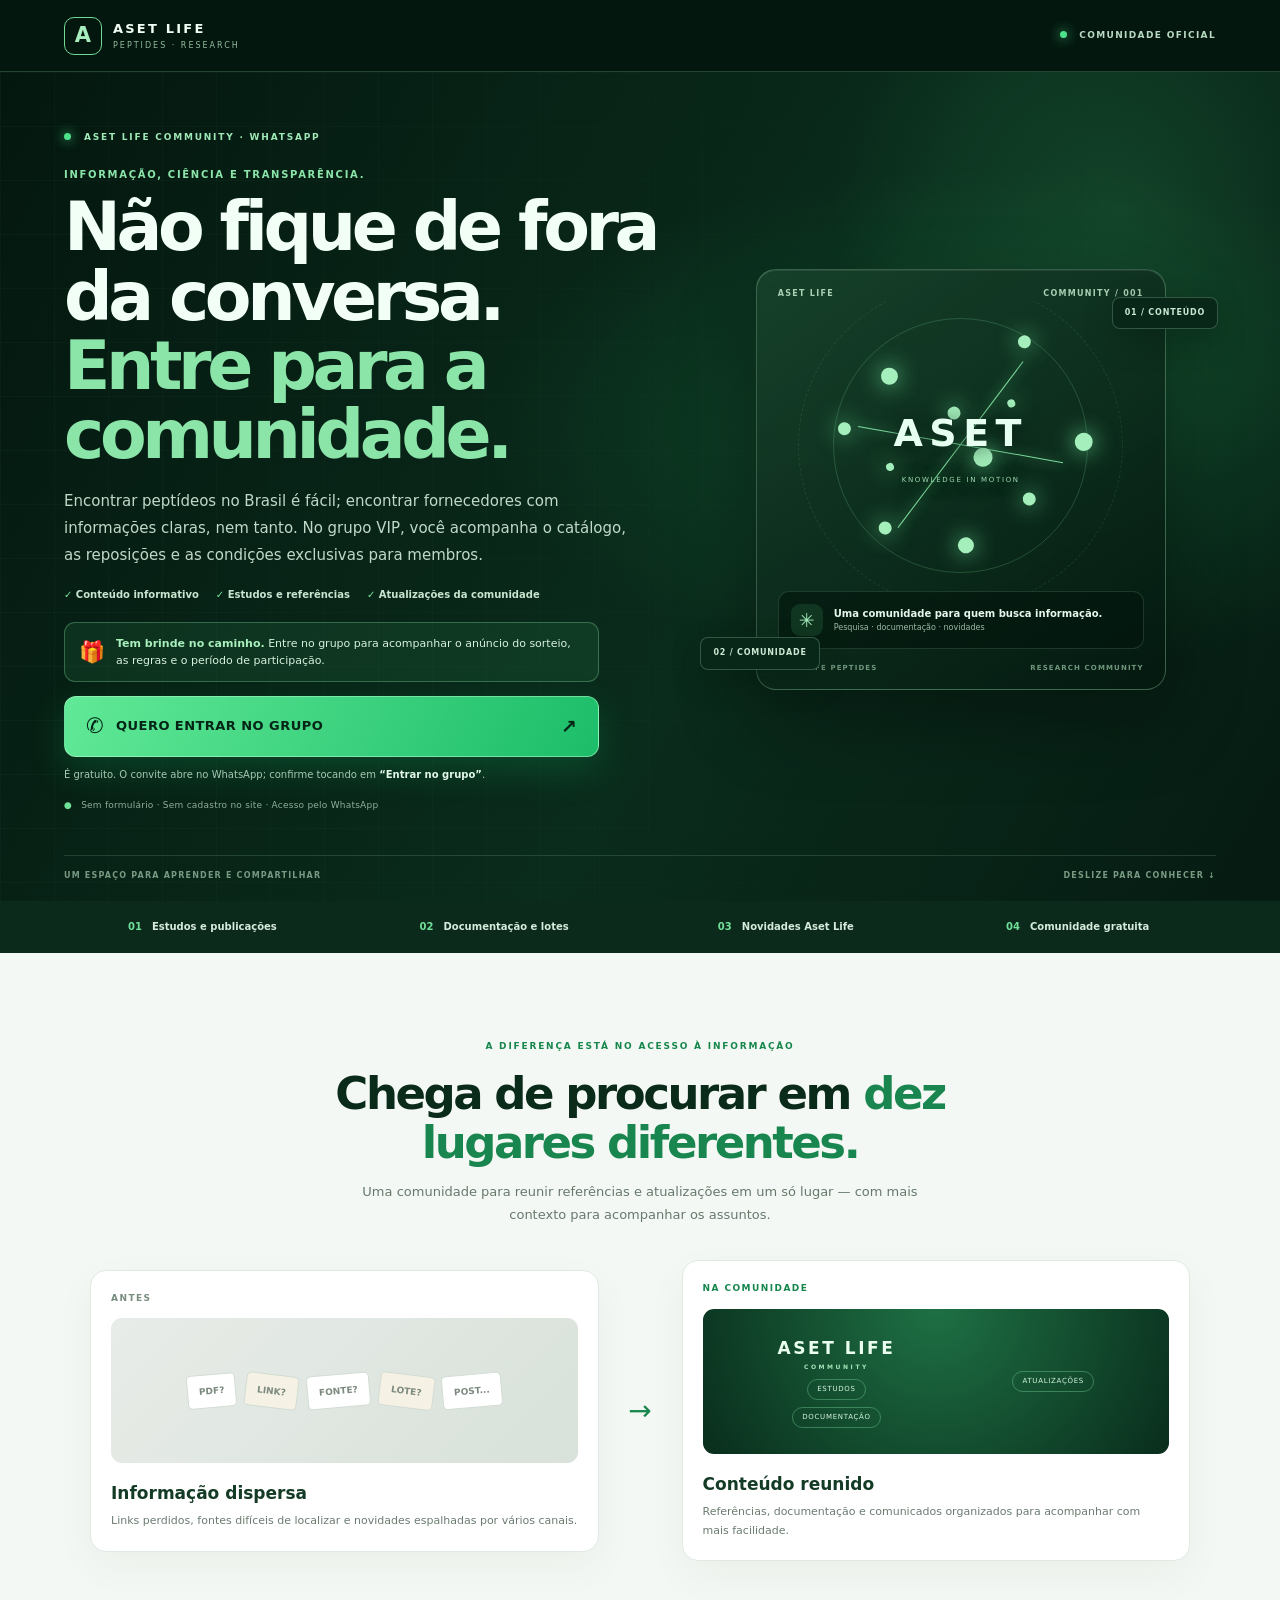
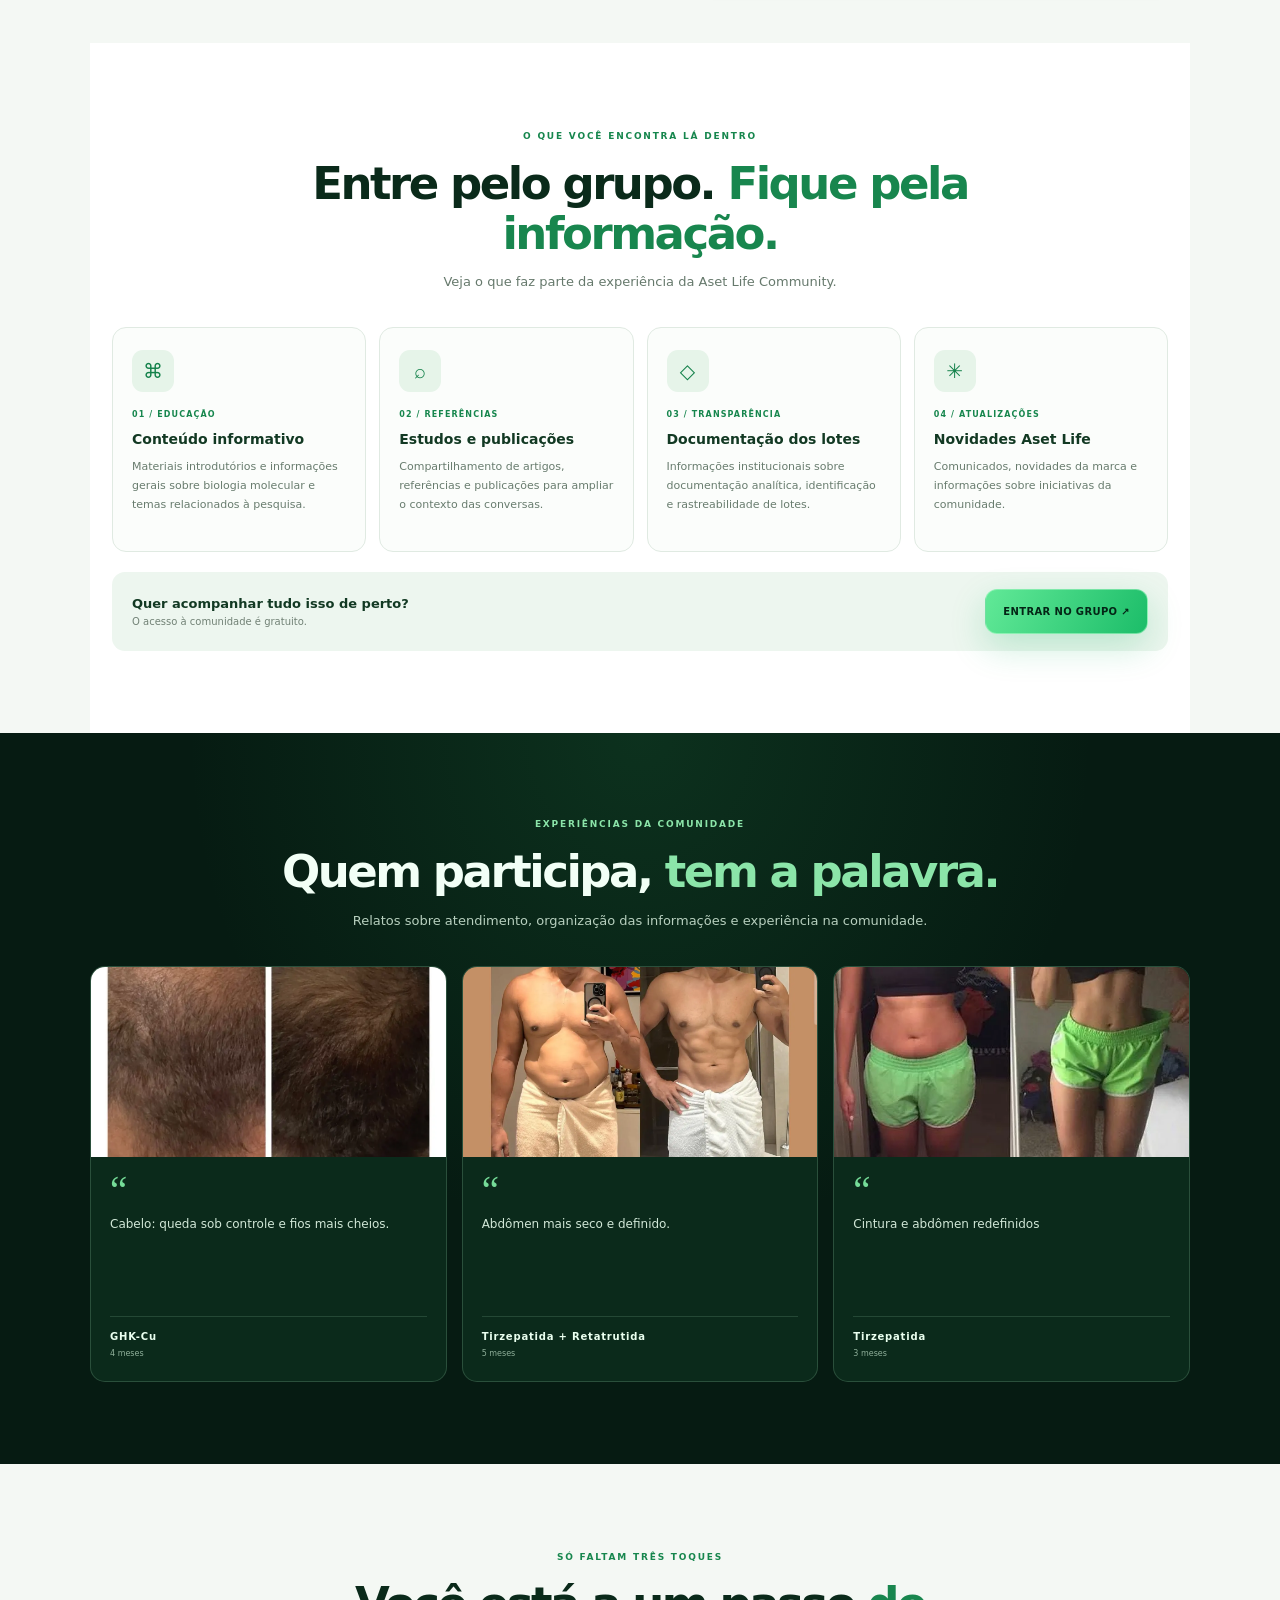
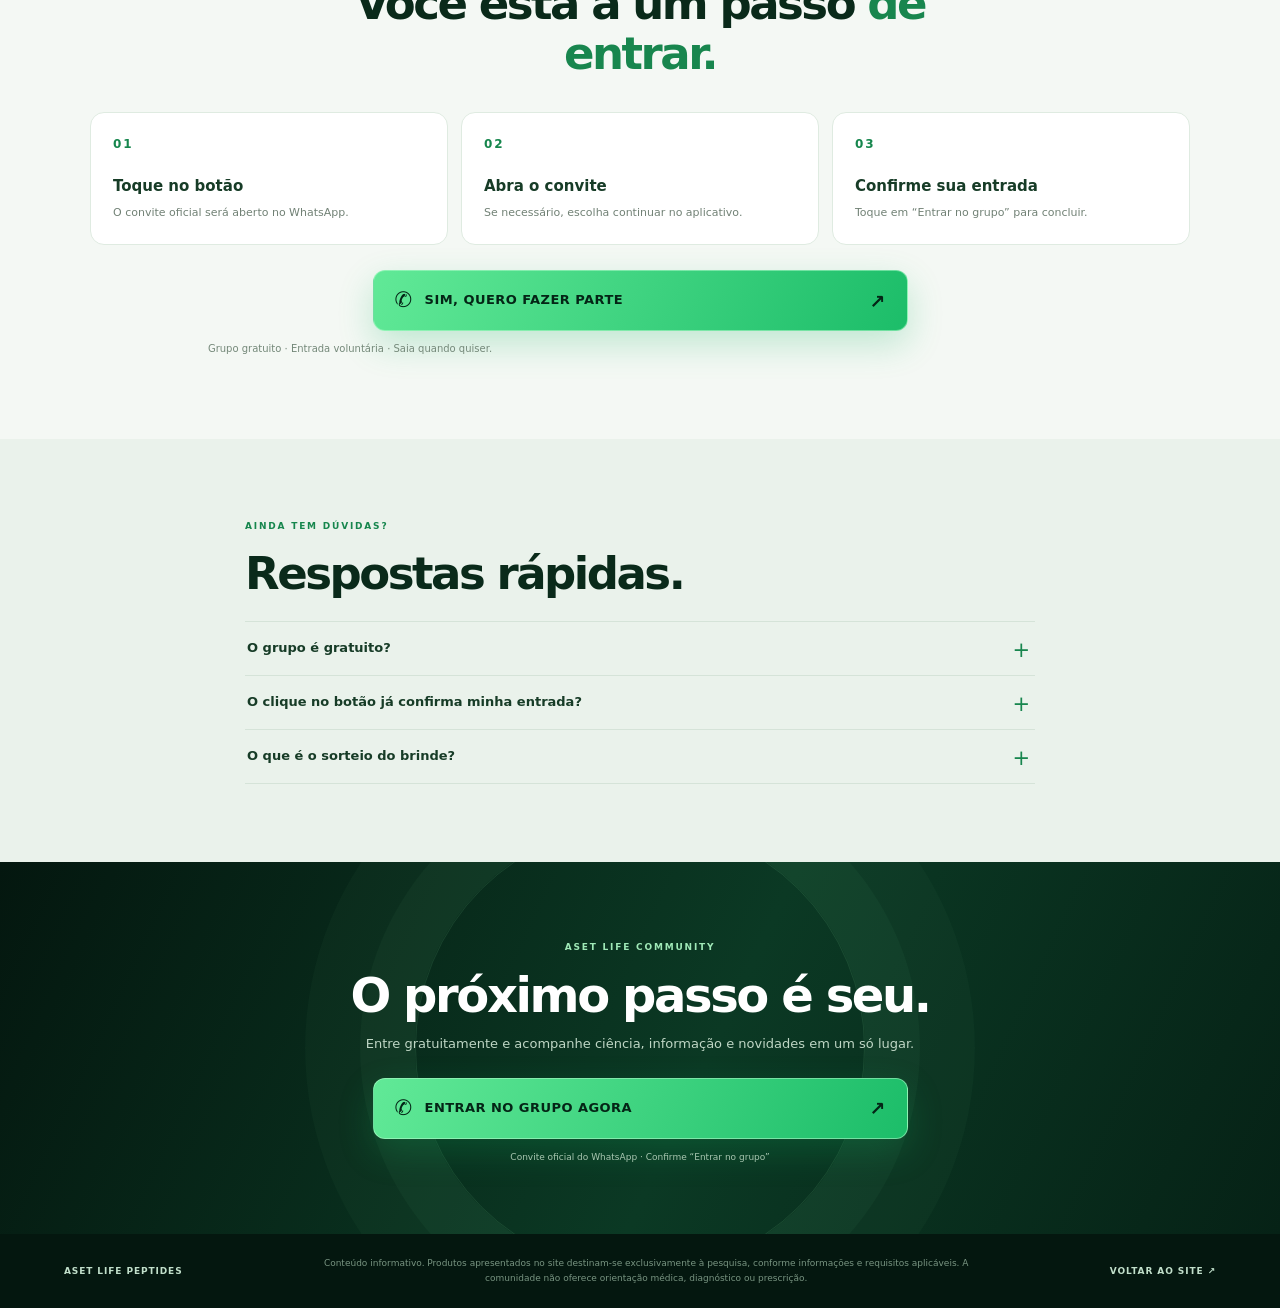
<file: grupo/index.html>
<!doctype html>
<html lang="pt-BR">
<head>
  <meta charset="utf-8">
  <meta name="viewport" content="width=device-width, initial-scale=1, viewport-fit=cover">
  <meta name="theme-color" content="#061b12">
  <meta name="description" content="Entre gratuitamente na Aset Life Community. Conteúdo informativo, estudos, documentação de lotes e novidades da Aset Life em um só lugar.">
  <meta name="robots" content="index,follow">
  <link rel="canonical" href="https://asetlife.com/grupo/">
  <meta property="og:type" content="website">
  <meta property="og:locale" content="pt_BR">
  <meta property="og:site_name" content="Aset Life Peptides">
  <meta property="og:title" content="Entre para a Aset Life Community">
  <meta property="og:description" content="Ciência, informação e transparência em uma comunidade gratuita no WhatsApp.">
  <meta property="og:url" content="https://asetlife.com/grupo/">
  <meta name="twitter:card" content="summary">
  <title>Aset Life Community | Entre no grupo gratuito</title>
  <link rel="stylesheet" href="../assets/css/group-landing.css?v=capture-3">
  <!-- TikTok Pixel -->
  <script>
  !function (w, d, t) {
    w.TiktokAnalyticsObject=t;var ttq=w[t]=w[t]||[];ttq.methods=["page","track","identify","instances","debug","on","off","once","ready","alias","group","enableCookie","disableCookie","holdConsent","revokeConsent","grantConsent"],ttq.setAndDefer=function(t,e){t[e]=function(){t.push([e].concat(Array.prototype.slice.call(arguments,0)))}};for(var i=0;i<ttq.methods.length;i++)ttq.setAndDefer(ttq,ttq.methods[i]);ttq.instance=function(t){for(var e=ttq._i[t]||[],n=0;n<ttq.methods.length;n++)ttq.setAndDefer(e,ttq.methods[n]);return e},ttq.load=function(e,n){var r="https://analytics.tiktok.com/i18n/pixel/events.js",o=n&&n.partner;ttq._i=ttq._i||{},ttq._i[e]=[],ttq._i[e]._u=r,ttq._t=ttq._t||{},ttq._t[e]=+new Date,ttq._o=ttq._o||{},ttq._o[e]=n||{};n=document.createElement("script");n.type="text/javascript",n.async=!0,n.src=r+"?sdkid="+e+"&lib="+t;e=document.getElementsByTagName("script")[0];e.parentNode.insertBefore(n,e)};
    ttq.load('DBT73U3C77UFHI4PMCQG'); ttq.page();
  }(window, document, 'ttq');
  </script>
  <!-- Meta Pixel Code -->
  <script>
  !function(f,b,e,v,n,t,s)
  {if(f.fbq)return;n=f.fbq=function(){n.callMethod?
  n.callMethod.apply(n,arguments):n.queue.push(arguments)};
  if(!f._fbq)f._fbq=n;n.push=n;n.loaded=!0;n.version='2.0';
  n.queue=[];t=b.createElement(e);t.async=!0;
  t.src=v;s=b.getElementsByTagName(e)[0];
  s.parentNode.insertBefore(t,s)}(window, document,'script',
  'https://connect.facebook.net/en_US/fbevents.js');
  fbq('init', '29014008254887907');
  fbq('track', 'PageView');
  </script>
  <noscript><img height="1" width="1" style="display:none"
  src="https://www.facebook.com/tr?id=29014008254887907&ev=PageView&noscript=1" alt=""></noscript>
  <!-- End Meta Pixel Code -->
</head>
<body>
  <header class="topbar">
    <a class="brand" href="/" aria-label="Aset Life Peptides - página inicial">
      <span class="brand-mark">A</span><span><strong>ASET LIFE</strong><small>PEPTIDES · RESEARCH</small></span>
    </a>
    <span class="topbar-note"><i></i> COMUNIDADE OFICIAL</span>
  </header>

  <main>
    <section class="hero" id="inicio">
      <div class="hero-glow"></div>
      <div class="hero-inner">
        <div class="hero-copy">
          <div class="eyebrow"><span></span> ASET LIFE COMMUNITY · WHATSAPP</div>
          <p class="hero-pretitle">INFORMAÇÃO, CIÊNCIA E TRANSPARÊNCIA.</p>
          <h1>Não fique de fora da conversa. <em>Entre para a comunidade.</em></h1>
          <p class="hero-description">Encontrar peptídeos no Brasil é fácil; encontrar fornecedores com informações claras, nem tanto. No grupo VIP, você acompanha o catálogo, as reposições e as condições exclusivas para membros.</p>
          <div class="hero-points">
            <span>✓ Conteúdo informativo</span><span>✓ Estudos e referências</span><span>✓ Atualizações da comunidade</span>
          </div>
          <div class="gift-strip"><span class="gift-icon">🎁</span><span><strong>Tem brinde no caminho.</strong> Entre no grupo para acompanhar o anúncio do sorteio, as regras e o período de participação.</span></div>
          <a class="cta cta-main" href="https://chat.whatsapp.com/CqtXmCy8VZF9S1is3TGZYo" target="_blank" rel="noopener noreferrer" data-whatsapp-cta="hero">
            <span class="whatsapp-icon" aria-hidden="true">✆</span><span>QUERO ENTRAR NO GRUPO</span><b aria-hidden="true">↗</b>
          </a>
          <p class="cta-note">É gratuito. O convite abre no WhatsApp; confirme tocando em <strong>“Entrar no grupo”</strong>.</p>
          <div class="trust-line"><span>●</span> Sem formulário · Sem cadastro no site · Acesso pelo WhatsApp</div>
        </div>
        <div class="hero-visual">
          <div class="visual-frame">
            <div class="visual-label"><span>ASET LIFE</span><span>COMMUNITY / 001</span></div>
            <div class="visual-art">
              <div class="ring ring-one"></div><div class="ring ring-two"></div>
              <div class="molecule"><i></i><i></i><i></i><i></i><i></i><i></i><i></i><i></i><i></i><i></i><i></i></div>
              <div class="visual-center"><strong>ASET</strong><small>KNOWLEDGE IN MOTION</small></div>
            </div>
            <div class="visual-caption"><span class="caption-symbol">✳</span><span><strong>Uma comunidade para quem busca informação.</strong><small>Pesquisa · documentação · novidades</small></span></div>
            <div class="visual-foot"><span>ASET LIFE PEPTIDES</span><span>RESEARCH COMMUNITY</span></div>
          </div>
          <div class="float-chip chip-one">01 / CONTEÚDO</div><div class="float-chip chip-two">02 / COMUNIDADE</div>
        </div>
      </div>
      <div class="hero-bottom"><span>UM ESPAÇO PARA APRENDER E COMPARTILHAR</span><span>DESLIZE PARA CONHECER ↓</span></div>
    </section>

    <section class="proof-bar" aria-label="Benefícios da comunidade">
      <div><b>01</b><span>Estudos e publicações</span></div><div><b>02</b><span>Documentação e lotes</span></div><div><b>03</b><span>Novidades Aset Life</span></div><div><b>04</b><span>Comunidade gratuita</span></div>
    </section>

    <section class="contrast section-wrap">
      <div class="section-intro"><span class="kicker">A DIFERENÇA ESTÁ NO ACESSO À INFORMAÇÃO</span><h2>Chega de procurar em <em>dez lugares diferentes.</em></h2><p>Uma comunidade para reunir referências e atualizações em um só lugar — com mais contexto para acompanhar os assuntos.</p></div>
      <div class="compare-grid">
        <article class="compare-card before"><div class="compare-tag">ANTES</div><div class="compare-visual scattered"><span>PDF?</span><span>LINK?</span><span>FONTE?</span><span>LOTE?</span><span>POST...</span></div><h3>Informação dispersa</h3><p>Links perdidos, fontes difíceis de localizar e novidades espalhadas por vários canais.</p></article>
        <div class="compare-arrow">→</div>
        <article class="compare-card after"><div class="compare-tag">NA COMUNIDADE</div><div class="compare-visual organized"><div>ASET LIFE <small>COMMUNITY</small></div><span>ESTUDOS</span><span>DOCUMENTAÇÃO</span><span>ATUALIZAÇÕES</span></div><h3>Conteúdo reunido</h3><p>Referências, documentação e comunicados organizados para acompanhar com mais facilidade.</p></article>
      </div>
    </section>

    <section class="inside section-wrap">
      <div class="section-intro"><span class="kicker">O QUE VOCÊ ENCONTRA LÁ DENTRO</span><h2>Entre pelo grupo. <em>Fique pela informação.</em></h2><p>Veja o que faz parte da experiência da Aset Life Community.</p></div>
      <div class="inside-grid">
        <article><span class="inside-icon">⌘</span><small>01 / EDUCAÇÃO</small><h3>Conteúdo informativo</h3><p>Materiais introdutórios e informações gerais sobre biologia molecular e temas relacionados à pesquisa.</p></article>
        <article><span class="inside-icon">⌕</span><small>02 / REFERÊNCIAS</small><h3>Estudos e publicações</h3><p>Compartilhamento de artigos, referências e publicações para ampliar o contexto das conversas.</p></article>
        <article><span class="inside-icon">◇</span><small>03 / TRANSPARÊNCIA</small><h3>Documentação dos lotes</h3><p>Informações institucionais sobre documentação analítica, identificação e rastreabilidade de lotes.</p></article>
        <article><span class="inside-icon">✳</span><small>04 / ATUALIZAÇÕES</small><h3>Novidades Aset Life</h3><p>Comunicados, novidades da marca e informações sobre iniciativas da comunidade.</p></article>
      </div>
      <div class="mid-cta"><div><strong>Quer acompanhar tudo isso de perto?</strong><small>O acesso à comunidade é gratuito.</small></div><a class="cta cta-small" href="https://chat.whatsapp.com/CqtXmCy8VZF9S1is3TGZYo" target="_blank" rel="noopener noreferrer" data-whatsapp-cta="benefits">ENTRAR NO GRUPO ↗</a></div>
    </section>

    <section class="testimonials" id="depoimentos">
      <div class="section-wrap">
        <div class="section-intro light"><span class="kicker">EXPERIÊNCIAS DA COMUNIDADE</span><h2>Quem participa, <em>tem a palavra.</em></h2><p>Relatos sobre atendimento, organização das informações e experiência na comunidade.</p></div>
        <div class="testimonial-grid">
          <!-- DEPOIMENTO 01: substitua o caminho da imagem abaixo pelo arquivo enviado para assets/img/depoimentos/. Ex.: ../assets/img/depoimentos/depoimento-01.webp -->
          <article class="testimonial-card">
            <div class="testimonial-photo"><img src="../assets/img/depoimentos/depoimento-01.webp" alt="" onerror="this.style.display='none'" onload="this.nextElementSibling.style.display='none'"><span><br><small>assets/img/depoimentos/depoimento-01.webp</small></span></div>
            <div class="testimonial-body"><div class="quote-mark">“</div><p>Cabelo: queda sob controle e fios mais cheios.</p><div class="testimonial-author"><strong>GHK-Cu</strong><small>4 meses</small></div></div>
          </article>
          <!-- DEPOIMENTO 02: troque imagem, texto e identificação. Não publique relatos fictícios. -->
          <article class="testimonial-card">
            <div class="testimonial-photo"><img src="../assets/img/depoimentos/depoimento-02.webp" alt="" onerror="this.style.display='none'" onload="this.nextElementSibling.style.display='none'"><span><br><small>assets/img/depoimentos/depoimento-02.webp</small></span></div>
            <div class="testimonial-body"><div class="quote-mark">“</div><p>Abdômen mais seco e definido.</p><div class="testimonial-author"><strong>Tirzepatida + Retatrutida</strong><small>5 meses</small></div></div>
          </article>
          <!-- DEPOIMENTO 03: troque imagem, texto e identificação. Remova o cartão se não houver relato autorizado. -->
          <article class="testimonial-card">
            <div class="testimonial-photo"><img src="../assets/img/depoimentos/depoimento-03.webp" alt="Foto autorizada do membro 3" onerror="this.style.display='none'" onload="this.nextElementSibling.style.display='none'"><span>ADICIONE A FOTO 03<br><small>assets/img/depoimentos/depoimento-03.webp</small></span></div>
            <div class="testimonial-body"><div class="quote-mark">“</div><p>Cintura e abdômen redefinidos</p><div class="testimonial-author"><strong>Tirzepatida</strong><small>3 meses</small></div></div>
          </article>
        </div>
      </div>
    </section>

    <section class="join-steps section-wrap">
      <div class="section-intro"><span class="kicker">SÓ FALTAM TRÊS TOQUES</span><h2>Você está a um passo <em>de entrar.</em></h2></div>
      <div class="steps-grid"><article><b>01</b><strong>Toque no botão</strong><p>O convite oficial será aberto no WhatsApp.</p></article><article><b>02</b><strong>Abra o convite</strong><p>Se necessário, escolha continuar no aplicativo.</p></article><article><b>03</b><strong>Confirme sua entrada</strong><p>Toque em “Entrar no grupo” para concluir.</p></article></div>
      <a class="cta cta-main step-cta" href="https://chat.whatsapp.com/CqtXmCy8VZF9S1is3TGZYo" target="_blank" rel="noopener noreferrer" data-whatsapp-cta="steps"><span class="whatsapp-icon">✆</span><span>SIM, QUERO FAZER PARTE</span><b>↗</b></a>
      <p class="cta-note dark-note">Grupo gratuito · Entrada voluntária · Saia quando quiser.</p>
    </section>

    <section class="faq-section">
      <div class="section-wrap faq-inner"><span class="kicker">AINDA TEM DÚVIDAS?</span><h2>Respostas rápidas.</h2>
        <details><summary>O grupo é gratuito?</summary><p>Sim. O acesso ao grupo é gratuito. Basta aceitar o convite no WhatsApp.</p></details>
        <details><summary>O clique no botão já confirma minha entrada?</summary><p>Não. O botão abre o convite. Para concluir, toque em “Entrar no grupo” na tela do WhatsApp.</p></details>
        <details><summary>O que é o sorteio do brinde?</summary><p>Haverá um sorteio de um brinde entre membros da comunidade. O brinde, período, condições e critérios serão comunicados no grupo. A participação não é automática apenas pelo clique no anúncio ou no convite.</p></details>
      </div>
    </section>

    <section class="final-cta"><div class="final-glow"></div><div class="final-content"><span class="kicker">ASET LIFE COMMUNITY</span><h2>O próximo passo é seu.</h2><p>Entre gratuitamente e acompanhe ciência, informação e novidades em um só lugar.</p><a class="cta cta-main" href="https://chat.whatsapp.com/CqtXmCy8VZF9S1is3TGZYo" target="_blank" rel="noopener noreferrer" data-whatsapp-cta="final"><span class="whatsapp-icon">✆</span><span>ENTRAR NO GRUPO AGORA</span><b>↗</b></a><small>Convite oficial do WhatsApp · Confirme “Entrar no grupo”</small></div></section>
  </main>

  <footer class="footer"><a href="/">ASET LIFE PEPTIDES</a><p>Conteúdo informativo. Produtos apresentados no site destinam-se exclusivamente à pesquisa, conforme informações e requisitos aplicáveis. A comunidade não oferece orientação médica, diagnóstico ou prescrição.</p><a href="/">VOLTAR AO SITE ↗</a></footer>

  <!-- CTA fixo para dispositivos móveis: facilita a entrada sem precisar voltar ao topo. -->
  <div class="mobile-cta"><a class="cta" href="https://chat.whatsapp.com/CqtXmCy8VZF9S1is3TGZYo" target="_blank" rel="noopener noreferrer" data-whatsapp-cta="mobile">✆ &nbsp; ENTRAR NO GRUPO ↗</a></div>

  <script>
  (function () {
    var communitySection = document.querySelector('.inside');
    var viewContentSent = false;
    function sendViewContent() {
      if (viewContentSent) return;
      viewContentSent = true;
      if (window.ttq && typeof window.ttq.track === 'function') {
        window.ttq.track('ViewContent', { content_name: 'Aset Life Community', content_type: 'community' });
      }
    }
    if ('IntersectionObserver' in window && communitySection) {
      var observer = new IntersectionObserver(function (entries) {
        if (entries.some(function (entry) { return entry.isIntersecting; })) {
          sendViewContent(); observer.disconnect();
        }
      }, { threshold: 0.15 });
      observer.observe(communitySection);
    } else { sendViewContent(); }

    // "Lead" mede o clique de intenção no CTA. Não significa que a pessoa entrou no grupo.
    document.querySelectorAll('[data-whatsapp-cta]').forEach(function (link) {
      link.addEventListener('click', function () {
        var placement = link.getAttribute('data-whatsapp-cta') || 'unknown';
        var data = { content_name: 'Aset Life Community', content_category: 'WhatsApp Group', button_placement: placement };
        if (typeof window.fbq === 'function') window.fbq('track', 'Lead', data);
        if (window.ttq && typeof window.ttq.track === 'function') {
          window.ttq.track('ClickWhatsApp', data);
          window.ttq.track('OutboundWhatsApp', data);
          window.ttq.track('Contact', data);
        }
      });
    });
  }());
  </script>
</body>
</html>
</file>
<file: assets/css/group-landing.css>
:root{color-scheme:dark;--forest:#061b12;--forest2:#0b2d1d;--green:#38d17e;--mint:#a7edbd;--ink:#102b1d;--paper:#f4f8f4;--muted:#6b7e70;--line:#dfe9e1}
*{box-sizing:border-box}html{scroll-behavior:smooth;scroll-padding-top:24px}body{margin:0;background:var(--paper);color:var(--ink);font-family:Inter,ui-sans-serif,system-ui,-apple-system,"Segoe UI",sans-serif;line-height:1.6;-webkit-font-smoothing:antialiased}a{-webkit-tap-highlight-color:transparent}
.topbar{height:72px;padding:0 max(5vw,22px);display:flex;align-items:center;justify-content:space-between;background:#04170f;border-bottom:1px solid #214431}.brand{display:flex;align-items:center;gap:11px;color:#f1fff5;text-decoration:none}.brand-mark{width:38px;height:38px;border:1px solid #72d997;border-radius:10px;display:grid;place-items:center;color:#a7edbd;font-size:21px;font-weight:900}.brand strong,.brand small{display:block}.brand strong{font-size:13px;letter-spacing:.17em}.brand small{font-size:8px;letter-spacing:.25em;color:#91b99c}.topbar-note{color:#b9d9c2;font-size:9px;font-weight:800;letter-spacing:.15em}.topbar-note i,.eyebrow span{display:inline-block;width:7px;height:7px;border-radius:50%;background:#4de18c;box-shadow:0 0 12px #4de18c;margin-right:8px}
.hero{position:relative;overflow:hidden;padding:50px max(5vw,22px) 18px;background:radial-gradient(ellipse at 78% 42%,rgba(31,145,79,.28),transparent 37%),linear-gradient(120deg,#04170f,#0a2c1c 58%,#061b12);color:#f2fff6;isolation:isolate}.hero:before{content:"";position:absolute;inset:0;background-image:linear-gradient(rgba(148,222,170,.035) 1px,transparent 1px),linear-gradient(90deg,rgba(148,222,170,.035) 1px,transparent 1px);background-size:54px 54px;mask-image:linear-gradient(90deg,#000,transparent 90%);z-index:-1}.hero-glow{position:absolute;width:600px;height:600px;right:-140px;top:-160px;border-radius:50%;background:radial-gradient(circle,rgba(63,203,116,.16),transparent 68%);z-index:-1}.hero-inner{width:min(1160px,100%);min-height:510px;margin:auto;display:grid;grid-template-columns:1.08fr .92fr;align-items:center;gap:42px}.hero-copy{max-width:660px;padding:8px 0 25px}.eyebrow,.kicker{font-size:9px;font-weight:850;letter-spacing:.2em;color:#9fe9b7}.hero-pretitle{margin:23px 0 9px;color:#8be5a9;font-size:10px;font-weight:850;letter-spacing:.17em}.hero h1{max-width:670px;margin:0 0 18px;font-size:clamp(42px,5.4vw,68px);font-weight:850;line-height:1.02;letter-spacing:-.065em}.hero h1 em,.section-intro h2 em{color:#8be5a9;font-style:normal}.hero-description{max-width:580px;color:#c1d8c8;font-size:15px;line-height:1.8;margin:0 0 18px}.hero-points{display:flex;flex-wrap:wrap;gap:9px 17px;margin:0 0 19px;color:#c9e5d0;font-size:10px;font-weight:700}.hero-points span:first-letter{color:#7de3a0}.gift-strip{display:flex;align-items:center;gap:11px;max-width:535px;margin:0 0 14px;padding:12px 14px;border:1px solid rgba(143,235,171,.3);border-radius:11px;background:rgba(48,140,82,.17);color:#d7f1df;font-size:11px;line-height:1.55}.gift-icon{font-size:21px}.gift-strip strong{color:#a9f0bd}.cta{display:flex;align-items:center;justify-content:center;gap:12px;min-height:61px;padding:0 21px;border:1px solid rgba(190,255,211,.5);border-radius:12px;background:linear-gradient(115deg,#61e997,#1cbd69);box-shadow:0 13px 35px rgba(17,179,95,.23);color:#042516;text-decoration:none;font-size:13px;font-weight:900;letter-spacing:.035em;transition:transform .18s,box-shadow .18s}.cta:hover{transform:translateY(-2px);box-shadow:0 17px 38px rgba(17,179,95,.3)}.cta-main{width:min(100%,535px)}.cta b{font-size:19px;margin-left:auto}.whatsapp-icon{font-size:21px}.cta-note{max-width:520px;margin:10px 0 0;color:#a8c7b1;font-size:10px}.cta-note strong{color:#e4f8e9}.trust-line{margin-top:15px;color:#8eae99;font-size:9px;letter-spacing:.025em}.trust-line span{color:#70df98;margin-right:6px}
.hero-visual{position:relative;min-height:450px;display:grid;place-items:center}.visual-frame{position:relative;width:min(410px,91%);padding:18px 21px 15px;border:1px solid rgba(166,226,183,.3);border-radius:20px;background:linear-gradient(145deg,rgba(23,66,43,.9),rgba(4,25,16,.96));box-shadow:0 30px 80px rgba(0,0,0,.32),inset 0 1px rgba(255,255,255,.08);z-index:1}.visual-label,.visual-foot{display:flex;justify-content:space-between;color:#a9cfb4;font-size:8px;font-weight:850;letter-spacing:.16em}.visual-art{height:290px;position:relative;display:grid;place-items:center;overflow:hidden}.ring{position:absolute;border:1px solid rgba(127,219,157,.22);border-radius:50%;aspect-ratio:1}.ring-one{width:255px}.ring-two{width:325px;border-style:dashed;opacity:.6}.molecule{position:absolute;width:260px;height:210px;transform:rotate(-18deg)}.molecule:before,.molecule:after{content:"";position:absolute;left:10%;top:49%;width:80%;height:1px;background:#7fdba0;transform:rotate(28deg);box-shadow:0 0 12px #60d78c}.molecule:after{transform:rotate(-35deg)}.molecule i{position:absolute;width:13px;height:13px;border-radius:50%;background:#a4efbb;box-shadow:0 0 22px #6cde98}.molecule i:nth-child(1){left:7%;top:22%}.molecule i:nth-child(2){left:29%;top:4%;width:17px;height:17px}.molecule i:nth-child(3){left:49%;top:31%}.molecule i:nth-child(4){left:83%;top:9%}.molecule i:nth-child(5){left:92%;top:62%;width:18px;height:18px}.molecule i:nth-child(6){left:66%;top:81%}.molecule i:nth-child(7){left:37%;top:92%;width:16px;height:16px}.molecule i:nth-child(8){left:10%;top:73%}.molecule i:nth-child(9){left:53%;top:54%;width:19px;height:19px}.molecule i:nth-child(10){left:72%;top:36%;width:8px;height:8px}.molecule i:nth-child(11){left:20%;top:47%;width:8px;height:8px}.visual-center{position:relative;z-index:2;text-align:center;text-shadow:0 2px 20px #061b12}.visual-center strong{display:block;font-size:38px;letter-spacing:.17em;color:#e7fff0}.visual-center small{font-size:7px;letter-spacing:.24em;color:#9fdbb1}.visual-caption{display:flex;align-items:center;gap:11px;padding:12px;border:1px solid rgba(163,225,180,.16);border-radius:11px;background:rgba(3,20,12,.6)}.caption-symbol{width:32px;height:32px;display:grid;place-items:center;border-radius:9px;background:rgba(82,211,128,.14);color:#a5edbc;font-size:19px}.visual-caption strong,.visual-caption small{display:block}.visual-caption strong{font-size:10px;color:#e8f8ec}.visual-caption small{font-size:8px;color:#9cb8a4}.visual-foot{padding-top:14px;font-size:7px;color:#70977d}.float-chip{position:absolute;z-index:2;padding:9px 12px;border:1px solid rgba(175,236,192,.25);border-radius:8px;background:#082719;color:#cce7d2;font-size:8px;font-weight:850;letter-spacing:.1em;box-shadow:0 12px 30px #00180d55}.chip-one{top:42px;right:-2px}.chip-two{bottom:35px;left:-5px}.hero-bottom{width:min(1160px,100%);margin:18px auto 0;padding-top:14px;border-top:1px solid rgba(166,226,183,.16);display:flex;justify-content:space-between;color:#789a83;font-size:8px;font-weight:850;letter-spacing:.15em}
.proof-bar{display:grid;grid-template-columns:repeat(4,1fr);background:#0b2a1b;color:#d6ebdc;padding:18px max(5vw,22px);gap:15px}.proof-bar div{display:flex;align-items:center;justify-content:center;gap:10px;font-size:10px;font-weight:750}.proof-bar b{color:#70df98;font-size:10px}
.section-wrap{width:min(1100px,calc(100% - 44px));margin:auto}.contrast,.inside,.join-steps{padding-top:78px;padding-bottom:82px}.section-intro{max-width:720px;margin:0 auto 34px;text-align:center}.section-intro .kicker,.faq-inner .kicker{color:#16864d}.section-intro h2,.faq-inner h2{margin:12px 0;font-size:clamp(30px,4vw,45px);line-height:1.1;letter-spacing:-.055em;font-weight:850;color:#0a2a1a}.section-intro h2 em{color:#18864e}.section-intro p{max-width:610px;margin:auto;color:#66796c;font-size:13px;line-height:1.8}.compare-grid{display:grid;grid-template-columns:1fr 55px 1fr;align-items:center;gap:14px}.compare-card{padding:20px;border:1px solid #e0e9e2;border-radius:16px;background:#fff;box-shadow:0 14px 40px rgba(15,54,29,.045)}.compare-tag{font-size:9px;font-weight:900;letter-spacing:.16em;color:#788c7e}.after .compare-tag{color:#16864d}.compare-visual{height:145px;margin:13px 0 17px;border-radius:11px;position:relative;overflow:hidden;display:flex;align-items:center;justify-content:center;gap:9px;flex-wrap:wrap;padding:20px}.scattered{background:linear-gradient(135deg,#e8ece8,#d8e1da)}.scattered span{padding:9px 11px;background:#fff;border:1px solid #d2dcd4;border-radius:5px;color:#7b897e;font-size:9px;font-weight:850;transform:rotate(-5deg)}.scattered span:nth-child(2n){transform:rotate(7deg);background:#f5f1e4}.organized{background:radial-gradient(circle at 50% 0,#1e7044,#092d1c);flex-direction:column;gap:7px}.organized div{color:#eaffef;font-weight:900;letter-spacing:.15em;font-size:17px}.organized small{display:block;text-align:center;font-size:6px;color:#a9e6bc}.organized span{padding:4px 9px;border:1px solid #76d79a66;border-radius:20px;color:#d6f6df;font-size:7px;letter-spacing:.1em}.compare-card h3{margin:0 0 5px;color:#143b25;font-size:17px}.compare-card p{margin:0;color:#6a7c70;font-size:11px;line-height:1.7}.compare-arrow{text-align:center;font-size:28px;color:#18864e}.inside{background:#fff;max-width:none}.inside>.section-intro,.inside-grid,.mid-cta{width:min(1100px,calc(100% - 44px));margin-left:auto;margin-right:auto}.inside-grid{display:grid;grid-template-columns:repeat(4,1fr);gap:13px}.inside-grid article{padding:22px 19px;border:1px solid #e0eae2;border-radius:14px;background:#fbfdfb;min-height:225px}.inside-icon{width:42px;height:42px;display:grid;place-items:center;border-radius:11px;background:#e6f4e9;color:#13814a;font-size:20px}.inside-grid small{display:block;margin-top:17px;color:#16864d;font-size:8px;font-weight:900;letter-spacing:.14em}.inside-grid h3{margin:6px 0;color:#123923;font-size:14px}.inside-grid p{margin:0;color:#687c6e;font-size:11px;line-height:1.75}.mid-cta{margin-top:20px;padding:17px 20px;border-radius:13px;background:#edf6ef;display:flex;align-items:center;justify-content:space-between;gap:15px}.mid-cta strong,.mid-cta small{display:block}.mid-cta strong{font-size:13px;color:#123923}.mid-cta small{font-size:10px;color:#718175}.cta-small{min-height:45px;padding:0 17px;font-size:10px;white-space:nowrap}
.testimonials{padding:76px 0 82px;background:radial-gradient(ellipse at 50% 0,rgba(38,139,77,.2),transparent 50%),#061b12;color:#f2fff6}.section-intro.light .kicker{color:#8be5a9}.section-intro.light h2{color:#f2fff6}.section-intro.light h2 em{color:#8be5a9}.section-intro.light p{color:#b8d0bf}.testimonial-grid{display:grid;grid-template-columns:repeat(3,1fr);gap:15px}.testimonial-card{overflow:hidden;border:1px solid rgba(166,226,183,.2);border-radius:15px;background:#0b2a1b}.testimonial-photo{height:190px;position:relative;display:grid;place-items:center;overflow:hidden;background:linear-gradient(135deg,#183f2b,#0d2519);color:#8db99a;text-align:center;font-size:9px;font-weight:850;letter-spacing:.08em}.testimonial-photo img{position:absolute;inset:0;width:100%;height:100%;object-fit:cover}.testimonial-photo span{padding:12px}.testimonial-photo small{font-size:8px;font-weight:500;letter-spacing:0;text-transform:none;color:#729b7e}.testimonial-body{padding:18px 19px 20px}.quote-mark{font-family:Georgia,serif;font-size:39px;line-height:.8;color:#75dc98}.testimonial-body p{min-height:85px;margin:8px 0 17px;color:#d1e7d7;font-size:12px;line-height:1.75}.testimonial-author{padding-top:12px;border-top:1px solid rgba(166,226,183,.16)}.testimonial-author strong,.testimonial-author small{display:block}.testimonial-author strong{color:#eaffef;font-size:10px;letter-spacing:.08em}.testimonial-author small{margin-top:3px;color:#8eae99;font-size:8px}.testimonial-note{margin:17px 0 0;color:#91ad99;font-size:9px;text-align:center}
.join-steps{text-align:center}.steps-grid{display:grid;grid-template-columns:repeat(3,1fr);gap:13px;text-align:left}.steps-grid article{padding:22px;border:1px solid #dfebe1;border-radius:14px;background:#fff}.steps-grid b{display:block;margin-bottom:19px;color:#16864d;font-size:12px;letter-spacing:.15em}.steps-grid strong{display:block;color:#173c27;font-size:15px}.steps-grid p{margin:6px 0 0;color:#718175;font-size:11px;line-height:1.7}.step-cta{margin:25px auto 0}.dark-note{color:#748879}.faq-section{padding:72px 0 78px;background:#eaf2eb}.faq-inner{max-width:790px}.faq-inner h2{margin-bottom:23px}.faq-inner details{padding:16px 2px;border-top:1px solid #d5e3d8}.faq-inner details:last-child{border-bottom:1px solid #d5e3d8}.faq-inner summary{position:relative;cursor:pointer;list-style:none;padding-right:28px;color:#173c27;font-size:13px;font-weight:800}.faq-inner summary::-webkit-details-marker{display:none}.faq-inner summary:after{content:"+";position:absolute;right:3px;top:-4px;color:#18864e;font-size:21px;font-weight:400}.faq-inner details[open] summary:after{content:"−"}.faq-inner details p{max-width:700px;margin:10px 0 0;color:#687c6e;font-size:11px;line-height:1.8}
.final-cta{position:relative;overflow:hidden;padding:70px 22px;background:linear-gradient(115deg,#04170f,#0b3924 55%,#062216);text-align:center;color:#fff}.final-glow{position:absolute;width:450px;height:450px;left:50%;top:50%;transform:translate(-50%,-50%);border:1px solid #8ae0a21f;border-radius:50%;box-shadow:0 0 0 55px #8ae0a20a,0 0 0 110px #8ae0a208}.final-content{position:relative;z-index:1}.final-content h2{margin:12px auto;font-size:clamp(34px,4vw,48px);letter-spacing:-.05em;line-height:1.1}.final-content p{margin:0 auto 23px;color:#bfd6c5;font-size:13px}.final-content .cta{margin:auto}.final-content>small{display:block;margin-top:11px;color:#a8c7b1;font-size:9px}.footer{padding:22px max(5vw,22px);display:grid;grid-template-columns:auto minmax(200px,700px) auto;align-items:center;justify-content:space-between;gap:20px;background:#04170f;color:#789481}.footer a{color:#c1dfca;text-decoration:none;font-size:9px;font-weight:850;white-space:nowrap;letter-spacing:.1em}.footer p{max-width:700px;margin:0;text-align:center;font-size:9px;line-height:1.65}.mobile-cta{display:none}
a:focus-visible,summary:focus-visible{outline:3px solid #a7edbd;outline-offset:4px}
@media(max-width:900px){.hero-inner{grid-template-columns:1fr;gap:0}.hero-copy{max-width:740px;margin:auto;text-align:center}.hero-description,.cta-note{margin-left:auto;margin-right:auto}.hero-points{justify-content:center}.gift-strip{margin-left:auto;margin-right:auto;text-align:left}.hero-visual{min-height:400px}.testimonial-grid{grid-template-columns:repeat(2,1fr)}.testimonial-card:last-child{display:none}.inside-grid{grid-template-columns:repeat(2,1fr)}}
@media(max-width:600px){body{padding-bottom:70px}.topbar{height:63px;padding:0 16px}.brand-mark{width:33px;height:33px;font-size:18px}.brand strong{font-size:11px}.brand small{font-size:7px}.topbar-note{font-size:7px}.hero{padding:35px 18px 15px}.hero-inner{min-height:0}.eyebrow{font-size:8px}.hero-pretitle{margin-top:18px;font-size:8px}.hero h1{font-size:clamp(38px,10.4vw,47px);margin-bottom:14px}.hero-description{font-size:12px;line-height:1.75}.hero-points{gap:7px 11px;font-size:8px}.gift-strip{font-size:10px;padding:10px}.cta{width:100%;min-height:57px;padding:0 13px;font-size:11px;gap:8px}.cta b{font-size:17px}.cta-note{font-size:9px}.trust-line{font-size:8px}.hero-visual{min-height:330px;margin-top:5px}.visual-frame{width:min(330px,94%);padding:15px}.visual-art{height:220px}.ring-one{width:200px}.ring-two{width:265px}.molecule{transform:scale(.8) rotate(-18deg)}.visual-center strong{font-size:31px}.chip-one{top:15px;right:0}.chip-two{bottom:15px;left:0}.float-chip{font-size:7px;padding:7px}.hero-bottom{font-size:6px;gap:8px;line-height:1.5}.proof-bar{grid-template-columns:repeat(2,1fr);padding:15px 12px;gap:12px 5px}.proof-bar div{justify-content:flex-start;font-size:8px}.section-wrap{width:calc(100% - 34px)}.contrast,.inside,.join-steps{padding-top:56px;padding-bottom:58px}.section-intro{margin-bottom:25px}.section-intro h2,.faq-inner h2{font-size:30px}.section-intro p{font-size:11px}.compare-grid{grid-template-columns:1fr;gap:8px}.compare-arrow{transform:rotate(90deg);font-size:22px}.compare-card{padding:15px}.compare-visual{height:115px}.compare-card h3{font-size:15px}.inside-grid{grid-template-columns:1fr;gap:9px}.inside-grid article{min-height:0;padding:17px}.inside-icon{width:36px;height:36px}.inside-grid small{margin-top:10px}.mid-cta{width:calc(100% - 34px);display:block;padding:15px}.mid-cta .cta{margin-top:12px}.testimonials{padding:57px 0 60px}.testimonial-grid{grid-template-columns:1fr}.testimonial-card:last-child{display:block}.testimonial-photo{height:180px}.testimonial-body p{min-height:0}.testimonial-note{font-size:8px;line-height:1.6}.steps-grid{grid-template-columns:1fr;gap:9px}.steps-grid article{padding:16px}.steps-grid b{margin-bottom:8px}.step-cta{margin-top:18px}.faq-section{padding:55px 0 60px}.faq-inner summary{font-size:11px}.final-cta{padding:55px 18px}.final-content h2{font-size:36px}.final-content p{font-size:11px;line-height:1.7}.footer{grid-template-columns:1fr;justify-items:center;text-align:center;gap:10px;padding:22px 18px}.footer p{order:3}.mobile-cta{position:fixed;display:block;z-index:20;left:0;right:0;bottom:0;padding:9px 13px calc(9px + env(safe-area-inset-bottom));background:rgba(4,23,15,.96);border-top:1px solid #28523a;backdrop-filter:blur(12px)}.mobile-cta .cta{min-height:48px;font-size:11px}}
@media(prefers-reduced-motion:reduce){*,*::before,*::after{scroll-behavior:auto!important;transition:none!important}}
</file>
